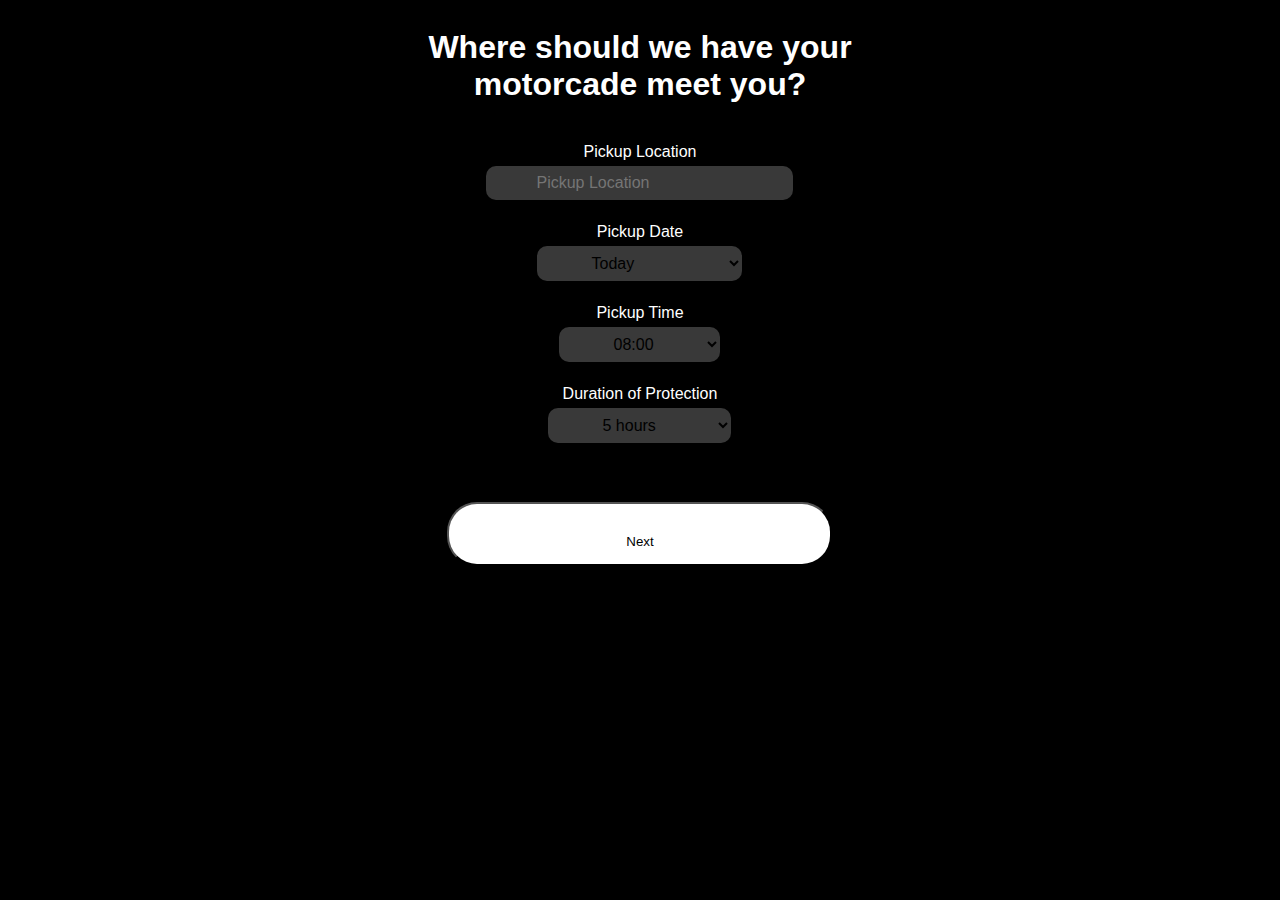
<file: i/ate.html>
<!DOCTYPE html>
<html lang="en">
<head>
    <meta charset="UTF-8">
    <meta name="viewport" content="width=device-width, initial-scale=1.0">
    <title>Motorcade Pickup</title>
    <style>
        body{
            background-color: black;
            display: flex;
            justify-content: center;
            align-items: center;
            color: white;
            font-family: 'Franklin Gothic Medium', 'Arial Narrow', Arial, sans-serif;
        }
        select, input {
            padding: 8px;
            margin: 5px;
            font-size: 16px;
            border: none;
            border-radius: 10px;
            background-color: rgb(57, 57, 57);
            padding-left: 50px;
            padding-right: 50px;
        }
        @keyframes mymove {
            0%   {top: 0px;
            }
            25%  {top: 200px;
            }
            50%  {top: 100px;
            }
            75%  {top: 200px;
            }
            100% {top: 0px;
            }
        }
        #btn{
            background-color: white;
            border-radius: 30px;
            padding: 30px;
            width: 385px;
            height: 40px;
        }
    </style>
</head>
<body>
    <center>
        <h1>Where should we have your <br> motorcade meet you?</h1>
        <br>
        <a>
        <label for="Pickup" class="pickup">Pickup Location</label><br>
        <input type="text" id="pickup" placeholder="Pickup Location">
        </a>
        <br><br>

        <a>
        <label for="date" id="date">Pickup Date</label><br>
            <select id="date" name="date">
                <option value="today">Today</option>
                <option value="saturday">Saturday</option>
                <option value="sunday">Sunday</option>
                <option value="monday">Monday</option>
                <option value="tuesday">Tuesday</option>
                <option value="wednesday">Wednesday</option>
                <option value="thursday">Thursday</option>
                <option value="friday">Friday</option>
            </select>
        </a>
        <br><br>
        <a>
        <label for="time">Pickup Time</label><br>
        <select id="time" name="time">
            <option>08:00</option>
            <option>08:15</option>
            <option>08:30</option>
            <option>08:45</option>
            <option>09:00</option>
            <option>09:15</option>
            <option>09:30</option>
            <option>09:45</option>
            <option>10:00</option>
            <option>10:15</option>
            <option>10:30</option>
            <option>10:45</option>
            <option>11:00</option>
            <option>11:15</option>
            <option>11:30</option>
            <option>11:45</option>
            <option>12:00</option>
            <option>12:15</option>
            <option>12:30</option>
            <option>12:45</option>
            <option>13:00</option>
            <option>13:15</option>
            <option>13:30</option>
            <option>13:45</option>
            <option>14:00</option>
            <option>14:15</option>
            <option>14:30</option>
            <option>14:45</option>
            <option>15:00</option>
            <option>15:15</option>
            <option>15:30</option>
            <option>15:45</option>
            <option>16:00</option>
            <option>16:15</option>
            <option>16:30</option>
            <option>16:45</option>
            <option>17:00</option>
            <option>17:15</option>
            <option>17:30</option>
            <option>17:45</option>
            <option>18:00</option>
            <option>18:15</option>
            <option>18:30</option>
            <option>18:45</option>
            <option>19:00</option>
            <option>19:15</option>
            <option>19:30</option>
            <option>19:45</option>
            <option>20:00</option>
            <option>20:15</option>
            <option>20:30</option>
            <option>20:45</option>
            <option>21:00</option>
            <option>21:15</option>
            <option>21:30</option>
            <option>21:45</option>
            <option>22:00</option>
            <option>22:15</option>
            <option>22:30</option>
            <option>22:45</option>
            <option>23:00</option>
            <option>23:15</option>
            <option>23:30</option>
            <option>23:45</option>
        </select>
        </a>


        <br><br>


        <label for="duration">Duration of Protection</label><br>
        <select id="duration" name="duration">
            <option>5 hours</option>
            <option>6 hours</option>
            <option>7 hours</option>
            <option>8 hours</option>
            <option>9 hours</option>
            <option>10 hours</option>
            <option>11 hours</option>
            <option>12 hours</option>
            <option>13 hours</option>
            <option>14 hours</option>
            <option>15 hours</option>
            <option>16 hours</option>
            <option>17 hours</option>
            <option>18 hours</option>
            <option>19 hours</option>
            <option>20 hours</option>
            <option>21 hours</option>
            <option>22 hours</option>
            <option>23 hours</option>
            <option>24 hours</option>
        </select>
        <br><br><br><br>
        <button id="btn" onclick="onclick(window.location.href='./finalpage.html')">Next</button>
    </center>
</body>
</html>
</file>
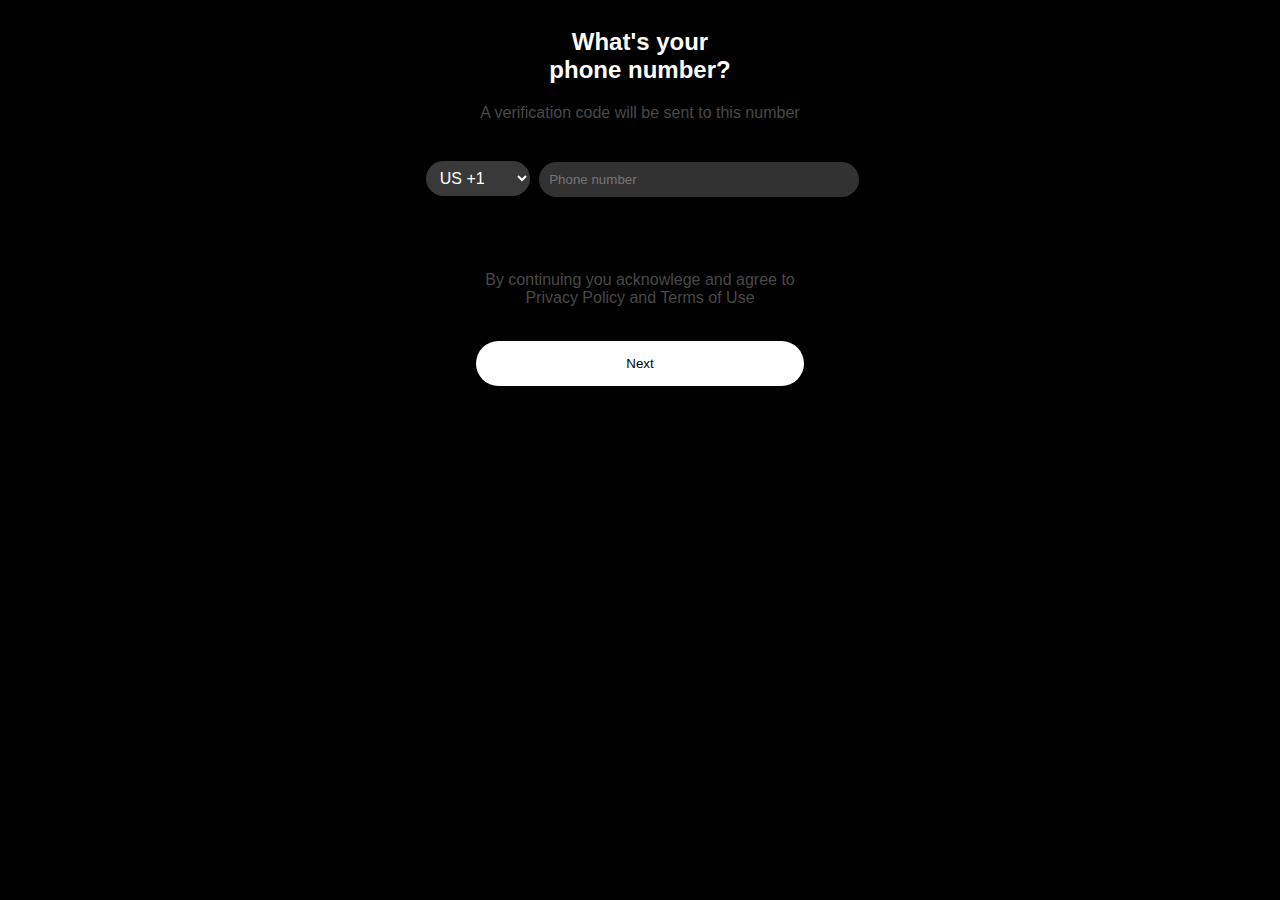
<file: i/bmember.html>
<!DOCTYPE html>
<html lang="en">
<head>
    <meta charset="UTF-8">
    <meta name="viewport" content="width=device-width, initial-scale=1.0">
    <title>Document</title>
</head>
<style>
    body{
        background-color: black;
        display: flex;
        justify-content: center;
        align-items: center;
        color: white;
        font-family: 'Franklin Gothic Medium', 'Arial Narrow', Arial, sans-serif;
    }
    #next{
        background-color: white;
        color: black;
        border-radius: 30px;
        border: none;
        padding: 15px;
        padding-left: 150px;
        padding-right: 150px;
        
    }
    
    input{
        width: 300px;
        border: none;
        border-radius: 30px;
        background-color: rgb(50, 50, 50);
        color: gray;
        padding: 10px;
    }
    select{
        padding: 8px;
        margin: 5px;
        font-size: 16px;
        border: none;
        border-radius: 30px;
        background-color: rgb(57, 57, 57);
        padding-left: 10px;
        padding-right: 10px;
        color: white;
    }
    p{
        color: rgb(73, 73, 73);

    }
    h2{
        color: white;

    }
    @keyframes mymove {
    0%   {top: 0px;
    }
    25%  {top: 200px;
    }
    50%  {top: 100px;
    }
    75%  {top: 200px;
    }
    100% {top: 0px;
    }
}
</style>
    <body>
        <center>
        <h2>What's your <br> phone number?</h2>
        <p>A verification code will be sent to this number</p><br>
        <select id="country-code" name="country-code">
            <option value="us">US +1</option>
            <option value="ca">CA +1</option>
            <option value="gb">GB +44</option>
            <option value="au">AU +61</option>
            <option value="in">IN +91</option>
            <option value="cn">CN +86</option>
            <option value="jp">JP +81</option>
            <option value="de">DE +49</option>
            <option value="fr">FR +33</option>
            <option value="it">IT +39</option>
            <option value="br">BR +55</option>
            <option value="ru">RU +7</option>
            <option value="mx">MX +52</option>
            <option value="za">ZA +27</option>
            <option value="kr">KR +82</option>
            <option value="es">ES +34</option>
            <option value="ar">AR +54</option>
            <option value="pl">PL +48</option>
            <option value="ge">GE +995</option>
        </select>
        <input type="number" placeholder="Phone number">
        <br><br><br><br>
        <p>By continuing you acknowlege and agree to <br> Privacy Policy and Terms of Use</p>
        <br>
        <button id="next">Next</button>
        </center>

    </body>
</html>
</file>
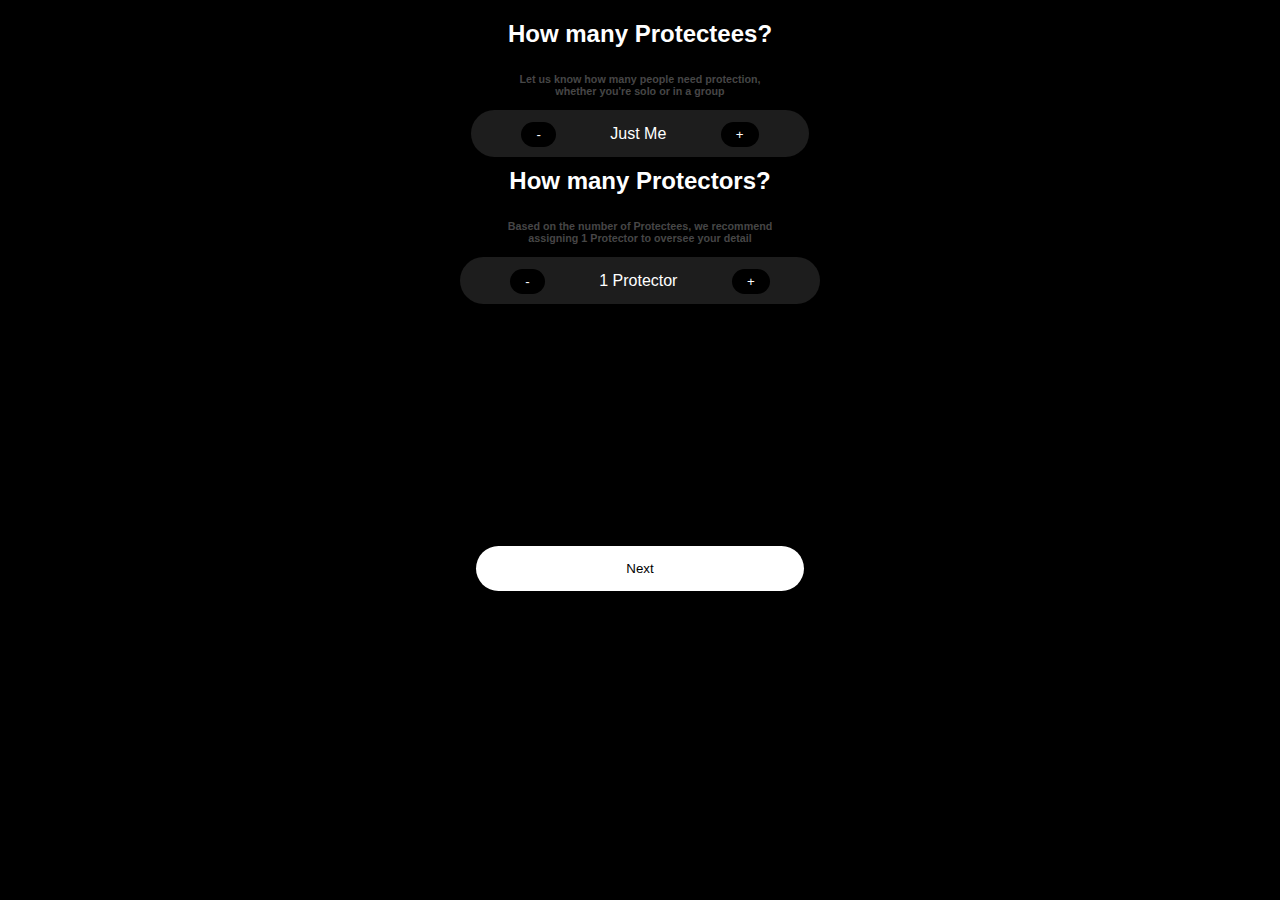
<file: i/book.html>
<!DOCTYPE html>
<html lang="en">
<head>
    <meta charset="UTF-8">
    <meta name="viewport" content="width=device-width, initial-scale=1.0">
    <title>Document</title>
</head>
<style>
    #fy{
        margin-right: 50px;
        background-color: black;
        color: white;
        border: none;
        border-radius: 30px;
        padding: 5px;
        padding-left: 15px;
        padding-right: 15px;
    }
    #fg{
        margin-left: 50px;
        background-color: black;
        color: white;
        border: none;
        border-radius: 30px;
        padding: 5px;
        padding-left: 15px;
        padding-right: 15px;
    }
    h6{
        color: rgba(255, 255, 255, 0.286);
    }
    body{
        background-color: black;
        color: white;
        font-family: 'Franklin Gothic Medium', 'Arial Narrow', Arial, sans-serif;
    }
    #ff{
        margin-right: 50px;
        background-color: black;
        color: white;
        border: none;
        border-radius: 30px;
        padding: 5px;
        padding-left: 15px;
        padding-right: 15px;
    }
    #ft{
        margin-left: 50px;
        background-color: black;
        color: white;
        border: none;
        border-radius: 30px;
        padding: 5px;
        padding-left: 15px;
        padding-right: 15px;
    }
    a{
        background-color: rgb(29, 29, 29);
        padding-right: 50px;
        padding-left: 50px;
        padding-bottom: 15px;
        padding-top: 15px;
        border-radius: 30px;

    }
    #dd{
        background-color: white;
        color: black;
        border: none;
        border-radius: 30px;
        padding: 15px;
        padding-left: 150px;
        padding-right: 150px;
    }

    @keyframes mymove {
    0%   {top: 0px;
    }
    25%  {top: 200px;
    }
    50%  {top: 100px;
    }
    75%  {top: 200px;
    }
    100% {top: 0px;
    }
}
</style>
<body>
    <center>
        <h2>How many Protectees?</h2>
        <h6>Let us know how many people need protection, <br> whether you're solo or in a group</h6>
        <a>
            <button id="ff" onclick="p()">-</button>
            <span id="dfd">Just Me</span>
            <button id="ft" onclick="n()">+</button> 
        </a>
        <h2>How many Protectors?</h2>
        <h6>Based on the number of Protectees, we recommend <br> assigning 1 Protector to oversee your detail</h6>
        <a>
            <button id="fy" onclick="pp()">-</button>
            <span id="df">1 Protector</span>
            <button id="fg" onclick="nn()">+</button> 
        </a>
        <br><br><br><br><br><br><br><br><br><br><br><br><br><br><br>
        <button id="dd" onclick="window.location.href='./dress.html'">Next</button>
    </center>
<script>

    const names = [
            "Just Me",
            "2 Protectees",
            "3 Protectees",
            "4 Protectees",
            "5 Protectees",
            "6 Protectees"
        ];
        let a = 0;
        const prot = document.getElementById("dfd");

        function uu() {
            prot.textContent = names[a];
        }

        function p() {
            a--;
            if (a < 0) {
                a = names.length - 1;
            }
            uu();
        }

        function n() {
            a++;
            if (a >= names.length) {
                a = 0;
            }
            uu();
        }


const name1 = [
    "1 Protector",
    "2 Protectors",
    "3 Protectors",
    "4 Protectors",
    "5 Protectors",
    "6 Protectors"
];
let aa = 0;
const pr = document.getElementById("df");

function uuu() {
    pr.textContent = name1[aa];
}

function pp() {
    aa--;
    if (aa < 0) {
        aa = name1.length - 1;
    }
    uuu();
}

function nn() {
    aa++;
    if (aa >= name1.length) {
        aa = 0;
    }
    uuu();
}

</script>

</body>
</html>
</file>
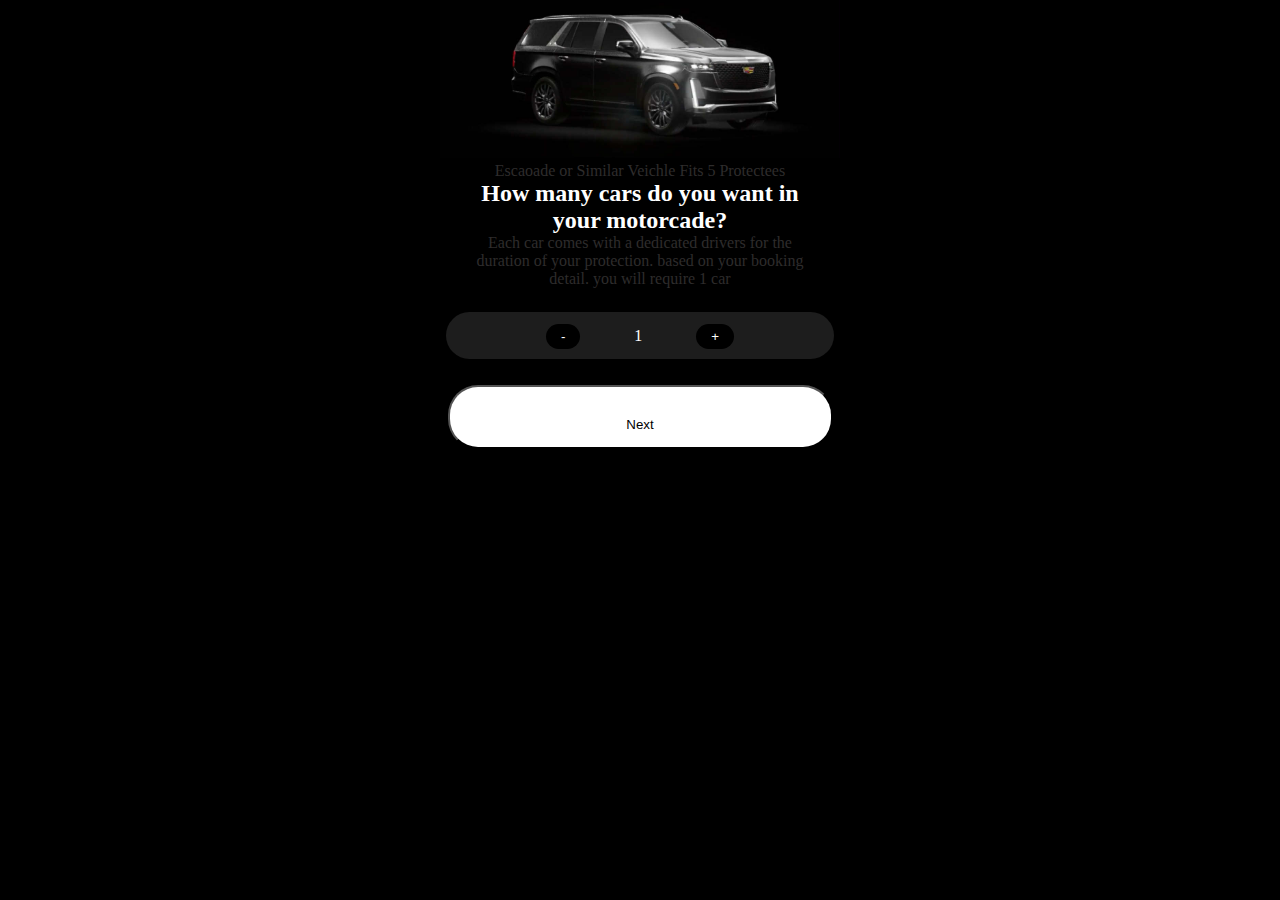
<file: i/cars.html>
<!DOCTYPE html>
<html lang="en">
<head>
    <meta charset="UTF-8">
    <meta name="viewport" content="width=device-width, initial-scale=1.0">
    <title>Document</title>

    <style>
        *{
            padding: 0px;
            margin: 0px;
        }
        p{
            color: rgb(46, 44, 44);
        }
        body{
            background-color: black;
            display: flex;
            justify-content: center;
            align-items: center;
            color: white;
        }
        #btn{
            background-color: white;
            border-radius: 30px;
            padding: 30px;
            width: 385px;
            height: 40px;
        }
        @keyframes mymove {
            0%   {top: 0px;
            }
            25%  {top: 200px;
            }
            50%  {top: 100px;
            }
            75%  {top: 200px;
            }
            100% {top: 0px;
            }
        }
        #nextt{
            margin-right: 50px;
            background-color: black;
            color: white;
            border: none;
            border-radius: 30px;
            padding: 5px;
            padding-left: 15px;
            padding-right: 15px;
            margin-left: 50px;
        }
        #prevv{
            margin-left: 50px;
            background-color: black;
            color: white;
            border: none;
            border-radius: 30px;
            padding: 5px;
            padding-left: 15px;
            padding-right: 15px;
            margin-right: 50px;
        }
        a{
            background-color: rgb(29, 29, 29);
            padding-right: 50px;
            padding-left: 50px;
            padding-bottom: 15px;
            padding-top: 15px;
            border-radius: 30px;
            color: white;
        }
    </style>

</head>
<body>
    <center>
    <img src="./images/1car.png" id="carsr" width="400px">
    <p>Escaoade or Similar Veichle Fits 5 Protectees</p>
    <h2>How many cars do you want in <br> your motorcade?</h2>
    <p>Each car comes with a dedicated drivers for the <br> duration of your protection. based on your booking <br> detail. you will require 1 car</p>
    <br><br>
    <a>
        <button id="prevv" onclick="preev()"> - </button>
        <span id="oppp">1</span>
        <button id="nextt" onclick="nextt()"> + </button> 
    </a>

    <br><br><br>
    <button id="btn" onclick="window.location.href='./ate.html'">Next</button>
    </center>

    <script>
        const spao = document.getElementById("oppp")
        const cart = document.getElementById("carsr")
        let car = 0;
        const cars = [
            './images/2car.png', 
            './images/3car.png',
            './images/1car.png'
        ]
        const texts = [
            '2',
            '3',
            '1'
        ]
        function preev() {
            car--;
            if (car < 0) car = cars.length - 1;
            im(car);
        }

        function nextt() {
            car++;
            if (car >= cars.length){
            car = 0;
        }
            im(car);
        }

        function im(index) {
            cart.src = cars[index];
            spao.textContent = texts[index];
        }


    </script>
</body>
</html>
</file>
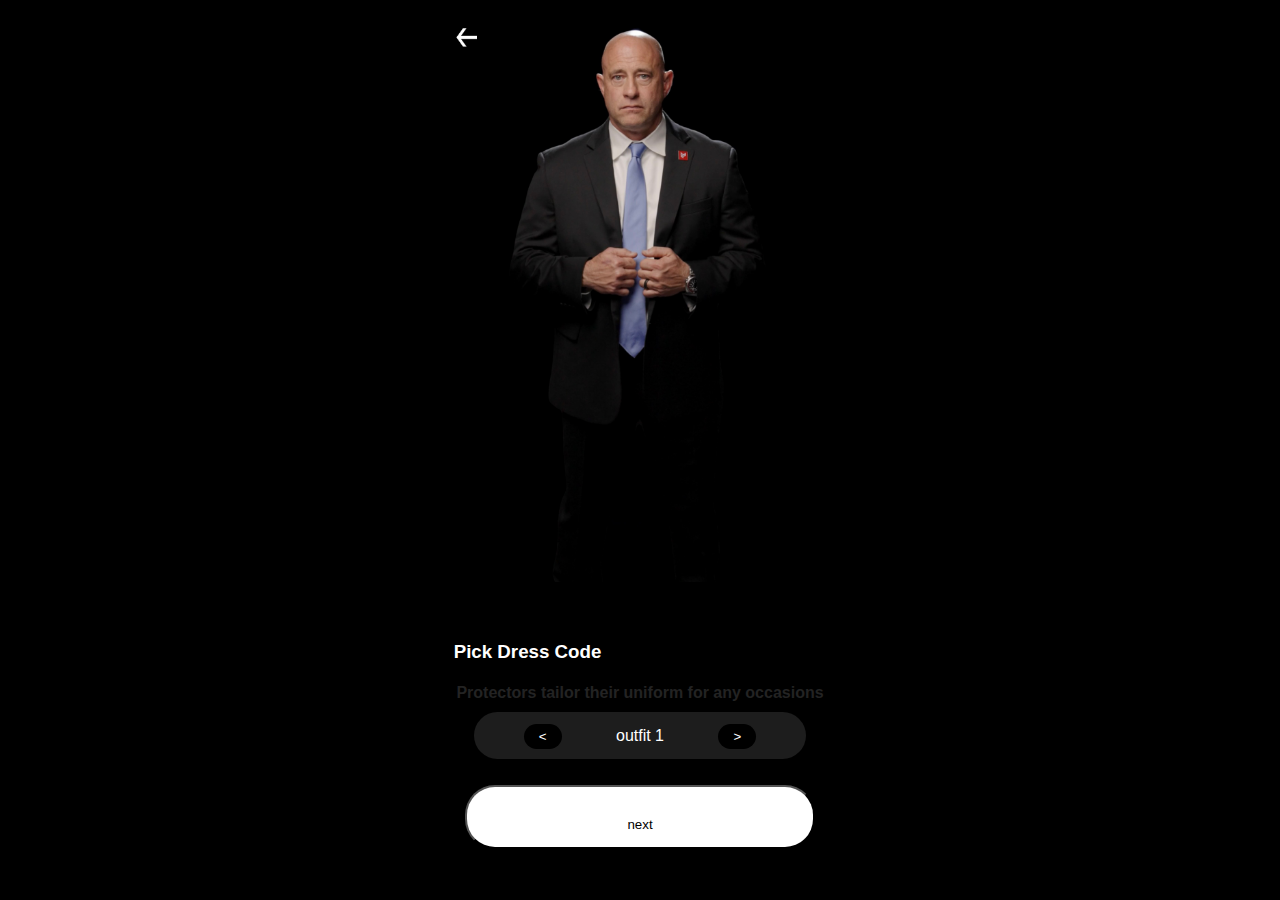
<file: i/dress.html>
<!DOCTYPE html>
<html lang="en">
<head>
    <meta charset="UTF-8">
    <meta name="viewport" content="width=device-width, initial-scale=1.0">
    <title>Document</title>
</head>
<style>
    #prev{
        margin-right: 50px;
        background-color: black;
        color: white;
        border: none;
        border-radius: 30px;
        padding: 5px;
        padding-left: 15px;
        padding-right: 15px;
    }
    #next{
        margin-left: 50px;
        background-color: black;
        color: white;
        border: none;
        border-radius: 30px;
        padding: 5px;
        padding-left: 15px;
        padding-right: 15px;
    }
    a{
        background-color: rgb(29, 29, 29);
        padding-right: 50px;
        padding-left: 50px;
        padding-bottom: 15px;
        padding-top: 15px;
        border-radius: 30px;
        color: white;
    }   
    #btn{
        background-color: white;
        border-radius: 30px;
        padding: 30px;
        width: 350px;
        height: 40px;
    }
    body {
        background-color: black;
        color: white;
        font-family: 'Franklin Gothic Medium', 'Arial Narrow', Arial, sans-serif;
    }
    
    @keyframes mymove {
        0%   {top: 0px;
        }
        25%  {top: 200px;
        }
        50%  {top: 100px;
        }
        75%  {top: 200px;
        }
        100% {top: 0px;
        }
}
    h3{
        margin-right: 225px;
    }
    h4{
        color:rgb(35, 35, 35);
    }
</style>
<body>
    <center>
    <img id="img2" src="./images/IMG_4823.png" width="400px">
    <br><br><br>
    <h3>Pick Dress Code</h3>
    <h4>Protectors tailor their uniform for any occasions</h4>
    <a>
        <button id="prev" onclick="pra()"> < </button>
        <span id="dddd">outfit 1 </span>
        <button id="next" onclick="net()"> > </button> 
    </a>

    <br><br><br>
    <button id="btn" onclick="window.location.href='./cars.html'">next</button>
    </center>

<script>
    const img2 = document.getElementById("img2");
    const sp = document.getElementById("dddd");

    const imgs = [ 
        './images/IMG_4823.png', 
        './images/img2.png',  
        './images/img3.png'  
    ];

    const names = [
        "outfit 1",
        "outfit 2",
        "outfit 3"
    ];

    let dress = 0;

    function pra() {
        dress--;
        if (dress < 0) dress = imgs.length - 1;
        imgshow(dress);
    }

    function net() {
        dress++;
        if (dress >= imgs.length){
            dress = 0;
        }
        imgshow(dress);
    }

    function imgshow(index) {
        img2.src = imgs[index];
        sp.textContent = names[index];
    }


</script>
</body>
</html>
</file>
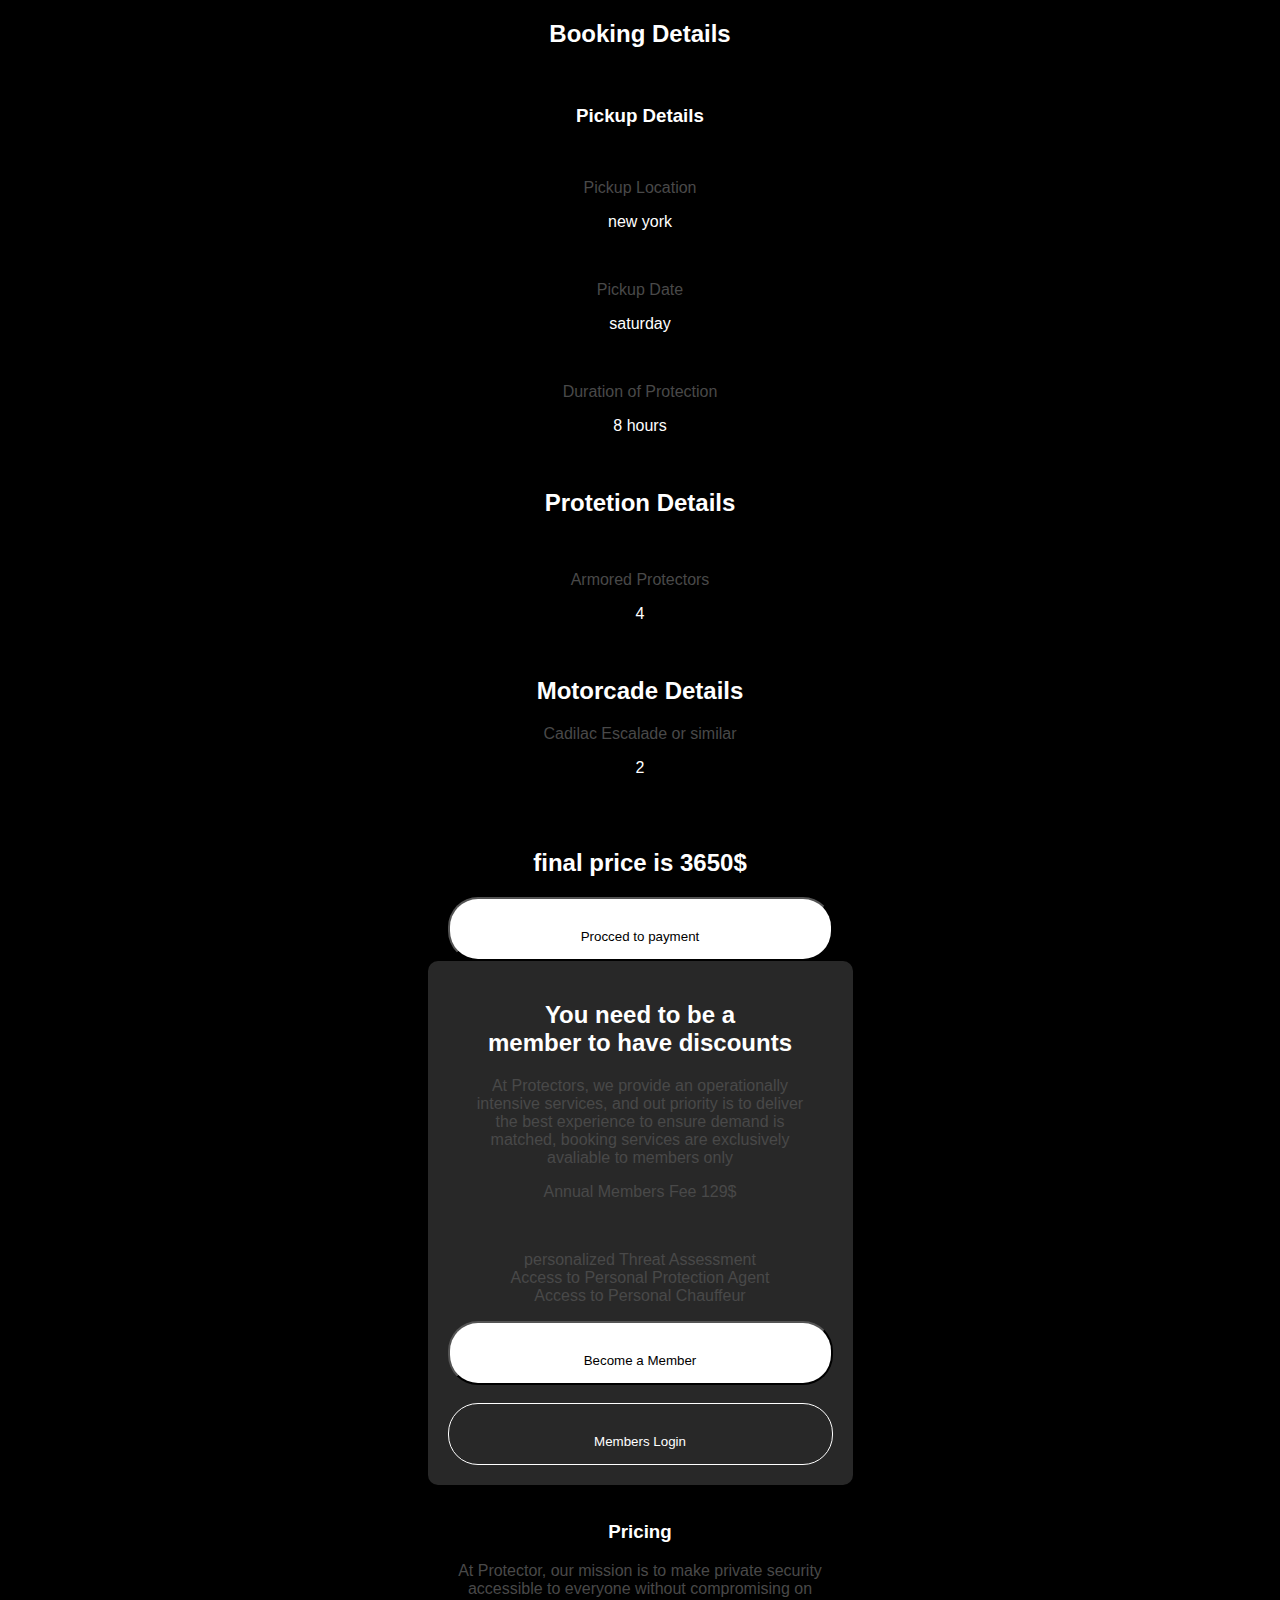
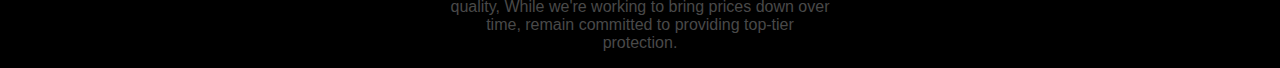
<file: i/finalpage.html>
<!DOCTYPE html>
<html lang="en">
<head>
    <meta charset="UTF-8">
    <meta name="viewport" content="width=device-width, initial-scale=1.0">
    <title>Document</title>
</head>
<style>
    #bt2{
        border-radius: 30px;
        padding: 30px;
        width: 385px;
        height: 40px;
        background-color: rgb(40, 40, 40);
        border: 1px solid white;
        color: white;
    }
    #main2 {
        display: inline-block; 
        background-color: rgb(40, 40, 40);
        padding: 20px;
        border-radius: 10px;
    }

    body{
        background-color: black;
        color: white;
        font-family: 'Franklin Gothic Medium', 'Arial Narrow', Arial, sans-serif;
    }
    @keyframes mymove {
        0%   {top: 0px;
        }
        25%  {top: 200px;
        }
        50%  {top: 100px;
        }
        75%  {top: 200px;
        }
        100% {top: 0px;
        }
    }
    p{
        color: rgb(73, 73, 73);

    }
    h2{
        color: white;

    }
    button{
        background-color: white;
        border-radius: 30px;
        padding: 30px;
        width: 385px;
        height: 40px;
    }

</style>
<body>
    <center>
    <div id="main">
         <h2>Booking Details</h2>
    <br>
    <h3>Pickup Details</h3>

    <br>
    <div id="pickup"> 
        <p>Pickup Location</p> 
        <p style="color: white;">new york</p>
    </div><br>
    <div id="date">
        <p>Pickup Date</p>
        <p style="color: white;">saturday</p>
    </div><br>
    <div id="duration">
        <p>Duration of Protection</p>
        <p style="color: white;">8 hours</p>
    </div><br>

    <h2>Protetion Details</h2>
    <br>
    <div id="armored">
        <p>Armored Protectors</p>
        <p style="color: white;">4</p>
    </div><br>
    <h2>Motorcade Details</h2>
    <div id="cars">
        <p>Cadilac Escalade or similar</p>
        <p style="color: white;">2</p>
    </div>
    <br><br>   
    </div>
        <h2>final price is 3650$</h2>
        <button onclick="window.location.href='./pay.html'">Procced to payment</button>
        <br>

    <div id="main2">
        <h2>You need to be a <br>member to have discounts</h2>
        <p>
            At Protectors, we provide an operationally <br>
            intensive services, and out priority is to deliver <br>
            the best experience to ensure demand is <br> 
            matched, booking services are exclusively <br> 
            avaliable to members only <br>

        </p>
        
        <p id="white">
            Annual Members Fee 129$
        </p>
        <br>
        <p>
            personalized Threat Assessment <br>
            Access to Personal Protection Agent <br>
            Access to Personal Chauffeur
        </p>
        <button id="bt3" onclick="window.location.href='./bmember'">Become a Member</button><br><br>
        <button id="bt2" onclick="window.location.href='./lmember'">Members Login</button>
    </div>
    <br><br>
    <h3>Pricing</h3>
    <p>
    At Protector, our mission is to make private security <br>
    accessible to everyone without compromising on <br>
    quality, While we're working to bring prices down over <br>
    time, remain committed to providing top-tier <br>
    protection.
    </p>
    
 
    </center>

</body>
</html>
</file>
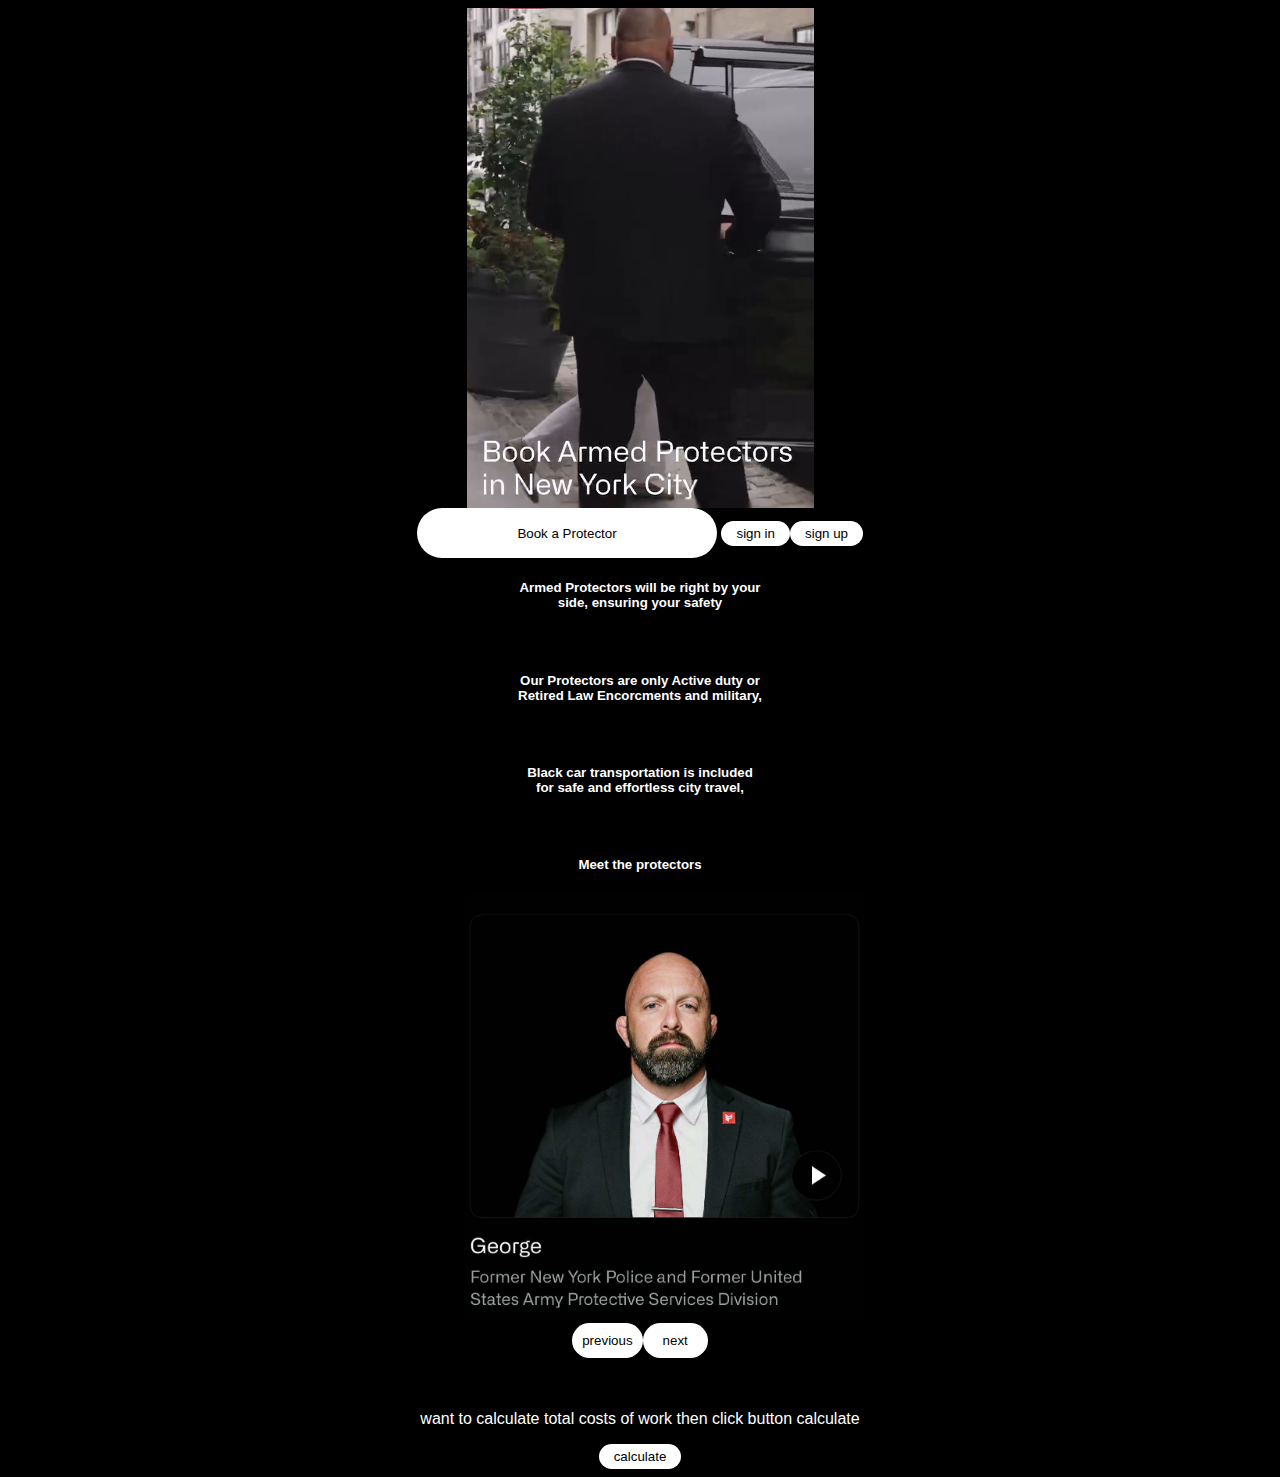
<file: i/main.html>
<!DOCTYPE html>
<html lang="en">
<head>
    <meta charset="UTF-8">
    <meta name="viewport" content="width=device-width, initial-scale=1.0">
    <title>Document</title>
</head>
<style>
    #nn{
        border-radius: 20px;
        border: none;
        background-color: white;
        padding: 10px;
        padding-bottom: 10px;
        padding-top: 10px;
        padding-left: 10px;
        padding-right: 10px;
    }
    #n{
        border-radius: 20px;
        border: none;
        background-color: white;
        padding: 10px;
        padding-bottom: 10px;
        padding-top: 10px;
        padding-left: 20px;
        padding-right: 20px;
    }
    body {
        background-color: black;
        color: white;
        font-family: 'Franklin Gothic Medium', 'Arial Narrow', Arial, sans-serif;
    }
    #video {
        align-items: center;
        justify-content: center;
        display: flex;
        flex-direction: column;
        height: 700px;
        display: block;
        height: 500px;
        width:1000px
    }
    #v{
        background-color: white;
        color: black;
        border-radius: 30px;
        border: none;
        width: 300px;
        height: 50px;
    }
    #gg{
        margin-left: 50px;
    }
    @keyframes mymove {
    0%   {top: 0px;
    }
    25%  {top: 200px;
    }
    50%  {top: 100px;
    }
    75%  {top: 200px;
    }
    100% {top: 0px;
    }
}
    button{
        background-color: rgb(255, 255, 255);
        color: black;
        border: none;
        border-radius: 30px;
        padding: 5px;
        padding-left: 15px;
        padding-right: 15px;
    }
</style>
<body>
    <center>
    
    
    <video src="./2B25E60E-FD66-4797-8A63-24CAF04B90EE.mp4" autoplay muted loop id="video"></video>
    <button id="v" onclick="alert('Please sign in or sign up to start booking')">Book a Protector</button> 
    <button onclick="window.location.href='signin.html'">sign in</button><button onclick="window.location.href='signin.html'">sign up</button>     
    <h5>Armed Protectors will be right by your <br> side, ensuring your safety</h5> 
    <br>
    <h5>Our Protectors are only Active duty or <br> Retired Law Encorcments and military,</h5>
    <br>
    <h5>Black car transportation is included <br> for safe and effortless city travel,</h5>
    <br>
    <h5>Meet the protectors</h5>

    <img src="./images/1B576C35-A2E0-4367-87AF-E1146773E7FF.png" width="400px" id="gg"> <br>
    <button onclick="previous()" id="nn">previous</button><button onclick="next()" id="n">next</button>
    <br><br><br>
    <p>want to calculate total costs of work then click button calculate</p>
    <button onclick="window.location.href='./calculate.html'">calculate</button>
    </center>
    

    <script>
        const im = document.getElementById("gg");

        const images = [
            'images/0D706F22-82E9-4343-B141-AB30C124AF82.png',
            'images/1B576C35-A2E0-4367-87AF-E1146773E7FF.png',
            'images/4FC67AB7-3F91-4F10-93DB-31614DD7FCCE.png',
            'images/6E52D475-D3E7-42A8-8FEB-E0C0D7A0314E.png',
            'images/89CE4D24-C772-4425-8536-593C852D88ED.png'
        ];

        let amam = 0;

        function m(w) {
            im.src = images[w];
        }

        function previous() {
            amam--;
            if (amam < 0) {
                amam = images.length - 1;
            }
            m(amam);
        }

        function next() {
            amam++;
            if (amam >= images.length) {
                amam = 0;
            }
            m(amam);
        }

    </script>
</body>
</html>
</file>
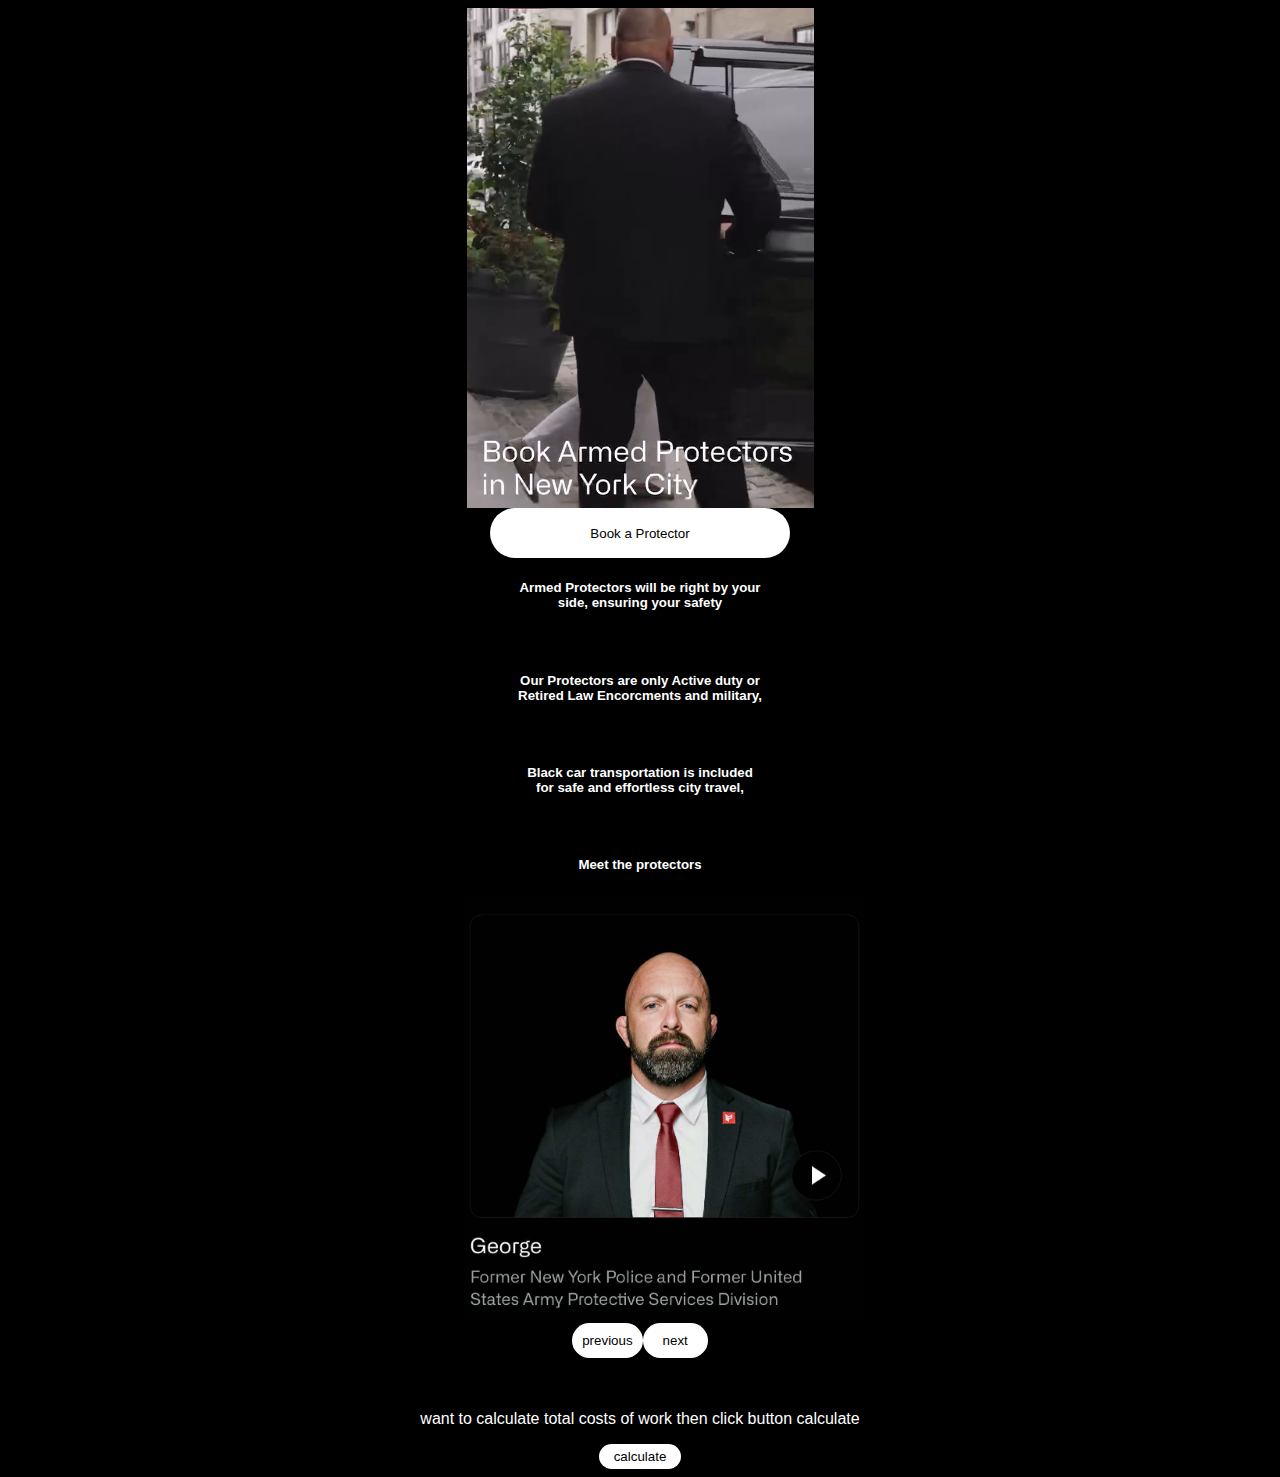
<file: i/main1.html>
<!DOCTYPE html>
<html lang="en">
<head>
    <meta charset="UTF-8">
    <meta name="viewport" content="width=device-width, initial-scale=1.0">
    <title>Document</title>
</head>
<style>
    #nn{
        border-radius: 20px;
        border: none;
        background-color: white;
        padding: 10px;
        padding-bottom: 10px;
        padding-top: 10px;
        padding-left: 10px;
        padding-right: 10px;
    }
    #n{
        border-radius: 20px;
        border: none;
        background-color: white;
        padding: 10px;
        padding-bottom: 10px;
        padding-top: 10px;
        padding-left: 20px;
        padding-right: 20px;
    }
    body {
        background-color: black;
        color: white;
        font-family: 'Franklin Gothic Medium', 'Arial Narrow', Arial, sans-serif;
    }
    #video {
        align-items: center;
        justify-content: center;
        display: flex;
        flex-direction: column;
        height: 700px;
        display: block;
        height: 500px;
        width:1000px
    }
    #v{
        background-color: white;
        color: black;
        border-radius: 30px;
        border: none;
        width: 300px;
        height: 50px;
    }
    #gg{
        margin-left: 50px;
    }
    @keyframes mymove {
    0%   {top: 0px;
    }
    25%  {top: 200px;
    }
    50%  {top: 100px;
    }
    75%  {top: 200px;
    }
    100% {top: 0px;
    }
}
    button{
        background-color: rgb(255, 255, 255);
        color: black;
        border: none;
        border-radius: 30px;
        padding: 5px;
        padding-left: 15px;
        padding-right: 15px;
    }
</style>
<body>
    <center>
    <video src="./2B25E60E-FD66-4797-8A63-24CAF04B90EE.mp4" autoplay muted loop id="video"></video>
    <button id="v" onclick="window.location.href='./book.html'">Book a Protector</button>     
    <h5>Armed Protectors will be right by your <br> side, ensuring your safety</h5> 
    <br>
    <h5>Our Protectors are only Active duty or <br> Retired Law Encorcments and military,</h5>
    <br>
    <h5>Black car transportation is included <br> for safe and effortless city travel,</h5>
    <br>
    <h5>Meet the protectors</h5>

    <img src="./images/1B576C35-A2E0-4367-87AF-E1146773E7FF.png" width="400px" id="gg"> <br>
    <button onclick="previous()" id="nn">previous</button><button onclick="next()" id="n">next</button>
    <br><br><br>
    <p>want to calculate total costs of work then click button calculate</p>
    <button onclick="window.location.href='./calculate.html'">calculate</button>
    </center>
    

    <script>
        const im = document.getElementById("gg");

        const images = [
            'images/0D706F22-82E9-4343-B141-AB30C124AF82.png',
            'images/1B576C35-A2E0-4367-87AF-E1146773E7FF.png',
            'images/4FC67AB7-3F91-4F10-93DB-31614DD7FCCE.png',
            'images/6E52D475-D3E7-42A8-8FEB-E0C0D7A0314E.png',
            'images/89CE4D24-C772-4425-8536-593C852D88ED.png'
        ];

        let amam = 0;

        function m(w) {
            im.src = images[w];
        }

        function previous() {
            amam--;
            if (amam < 0) {
                amam = images.length - 1;
            }
            m(amam);
        }

        function next() {
            amam++;
            if (amam >= images.length) {
                amam = 0;
            }
            m(amam);
        }

    </script>
</body>
</html>
</file>
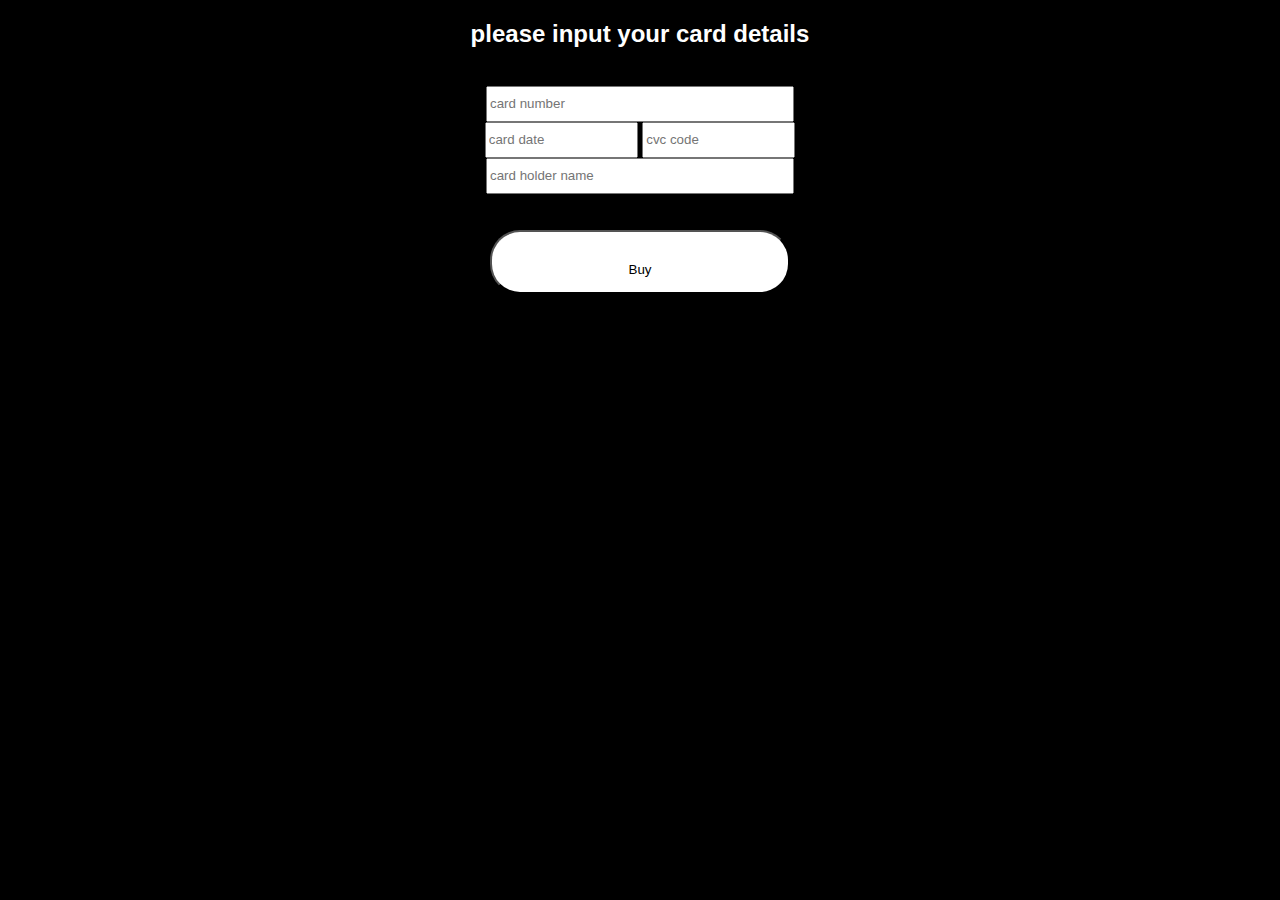
<file: i/pay.html>
<!DOCTYPE html>
<html lang="en">
<head>
    <meta charset="UTF-8">
    <meta name="viewport" content="width=device-width, initial-scale=1.0">
    <title>Document</title>
</head>
<style>
    body{
        background-color: black;
        color: white;
        font-family: 'Franklin Gothic Medium', 'Arial Narrow', Arial, sans-serif;
    }
    #number1{
        width: 300px;
        height: 30px;
    }
    input{
        width: 145px;
        height: 30px;
    }
    #num2{
        width: 300px;
        height: 30px;
    }
    button{
        background-color: white;
        border-radius: 30px;
        padding: 30px;
        width: 300px;
        height: 40px;
    }
    @keyframes mymove {
    0%   {top: 0px;
    }
    25%  {top: 200px;
    }
    50%  {top: 100px;
    }
    75%  {top: 200px;
    }
    100% {top: 0px;
    }
}
</style>
<body>
    <center>
    <h2>please input your card details</h2><br>
    <input type="number" placeholder="card number" id="number1">
    <br>
    <div id="div1">
        <input type="text" placeholder="card date">
        <input type="number" placeholder="cvc code">
    </div>
    <input type="text" placeholder="card holder name" id="num2"> 
    <br><br><br>
    <button onclick="alert('You have Succesfuly Bought our People are right now coming to you they will be on time you ordered')">Buy</button>
    </center>

</body>
</html>
</file>
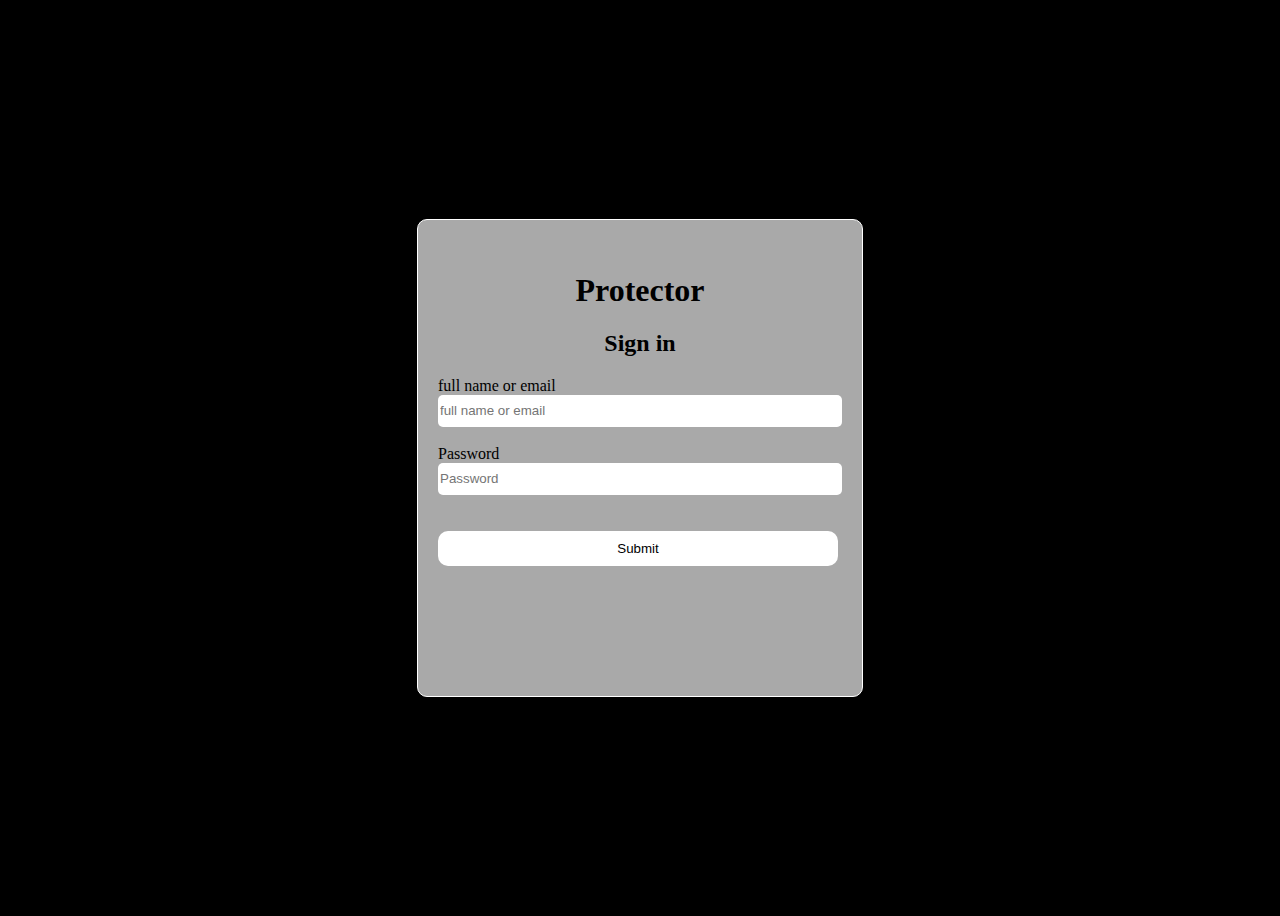
<file: i/signin.html>
<!DOCTYPE html>
<html lang="en">
<head>
    <meta charset="UTF-8">
    <meta name="viewport" content="width=device-width, initial-scale=1.0">
    <title>Document</title>
</head>
<style>

    body{
        background-color: black;
        color: white;
        height: 100vh;
        display: flex;
        justify-content: center;
        align-items: center;
    }
    #inp1,#inp2{
        width: 195px;
        background-color: white;
        height: 30px;
        border: none;
        border-radius: 5px;
        
    }
    #inp3,#inp4,#inp5{
        width: 400px;
        background-color: white;
        height: 30px;
        border: none;
        border-radius: 5px;
    }
    input[placeholder]{
        color: rgba(195, 195, 195, 0.394);
    }
    #last{
        margin-left: 127px;
    }
    #sub{
        border: none;
        border-radius: 10px;
        width: 400px;
        height: 35px;
        background-color: white;
        color: black;
    }
    #signform{
        background-color: rgb(169, 169, 169);
        padding-left: 20px;
        padding-right: 20px;
        padding-bottom: 130px;
        padding-top:30px;
        border-radius: 10px;
        border: 1px solid white;
        color: black;
    }


</style>
<body>

        <div id="signform">
            <center>
            <h1>Protector</h1>
            <h2>Sign in</h2>
            </center>



                <label for="Email">full name or email</label>
                <br>
                <input type="email" placeholder="full name or email" required id="inp3"><br><br>

                <label for="Password">Password</label>
                <br>
                <input type="password" placeholder="Password" required id="inp4">
                <br><br><br>
            <input type="submit" placeholder="Sign Up" id="sub">
        </div>

    <script>


        signform.addEventListener('click', function(e) {
            e.preventDefault();
            setTimeout(() => {
                alert('succesfully signed in redirecting to main page')
            }, 2000);
            console.log(inputs);
            setTimeout(() => {
                window.location.href='./main1.html'
            }, 5000);
        });
        
        
    </script>
</body>
</html>
</file>
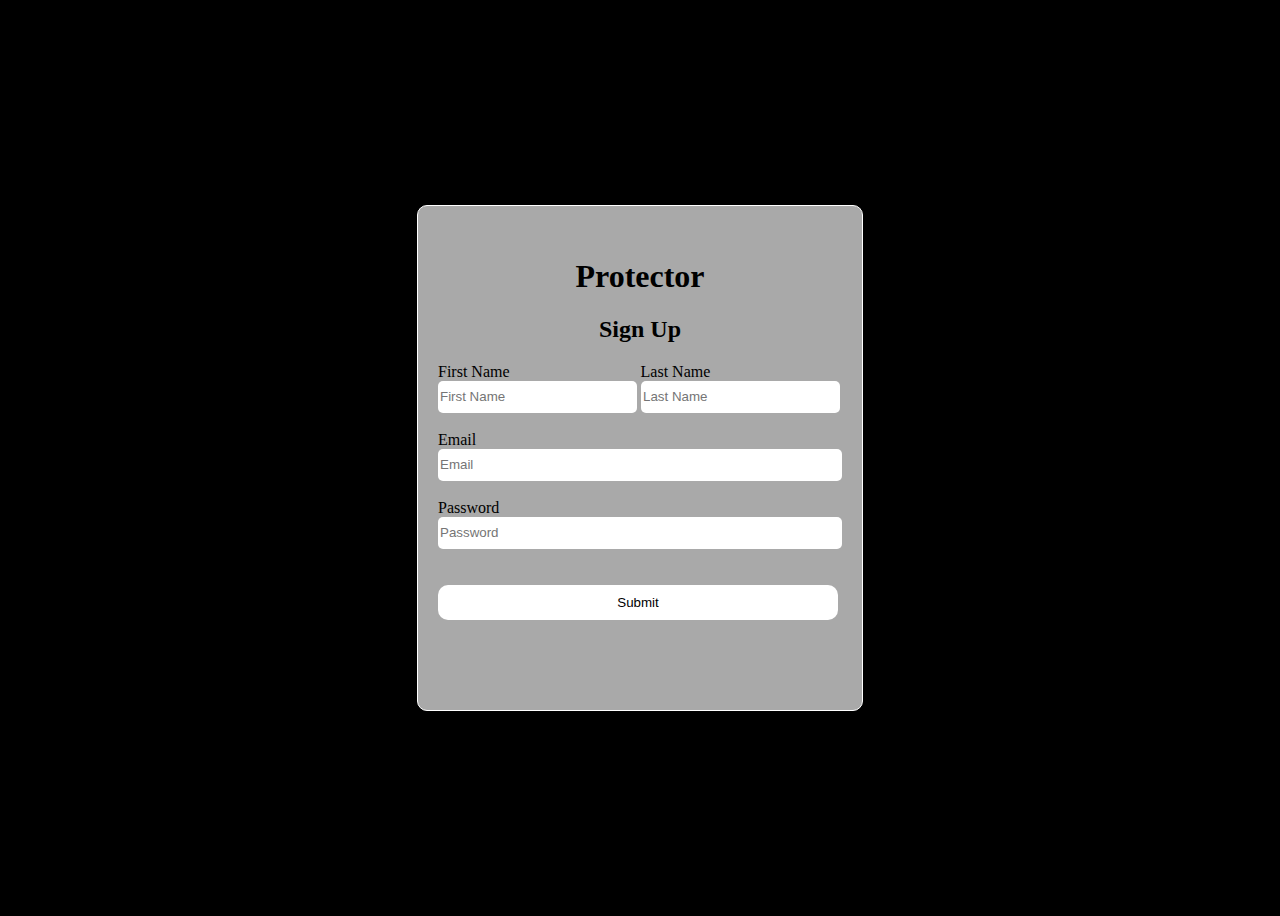
<file: i/signup.html>
<!DOCTYPE html>
<html lang="en">
<head>
    <meta charset="UTF-8">
    <meta name="viewport" content="width=device-width, initial-scale=1.0">
    <title>Document</title>
</head>
<style>

    body{
        background-color: black;
        color: white;
        height: 100vh;
        display: flex;
        justify-content: center;
        align-items: center;
    }
    #inp1,#inp2{
        width: 195px;
        background-color: white;
        height: 30px;
        border: none;
        border-radius: 5px;
        
    }
    #inp3,#inp4,#inp5{
        width: 400px;
        background-color: white;
        height: 30px;
        border: none;
        border-radius: 5px;
    }
    input[placeholder]{
        color: rgba(195, 195, 195, 0.394);
    }
    #last{
        margin-left: 127px;
    }
    #sub{
        border: none;
        border-radius: 10px;
        width: 400px;
        height: 35px;
        background-color: white;
        color: black;
    }
    #signform{
        background-color: rgb(169, 169, 169);
        padding-left: 20px;
        padding-right: 20px;
        padding-bottom: 90px;
        padding-top:30px;
        border-radius: 10px;
        border: 1px solid white;
        color: black;
    }
</style>
<body>

        <div id="signform">
            <center>
            <h1>Protector</h1>
            <h2>Sign Up</h2>
            </center>

                <label for="First Name">First Name</label>                
                <label for="Last Name" id="last">Last Name</label>
                <br>
                <input type="text" placeholder="First Name" required id="inp1">
                <input type="text" placeholder="Last Name" required id="inp2"><br><br>

                <label for="Email">Email</label>
                <br>
                <input type="email" placeholder="Email" required id="inp3"><br><br>

                <label for="Password">Password</label>
                <br>
                <input type="password" placeholder="Password" required id="inp4">
                <br><br><br>
            <input type="submit" placeholder="Sign Up" id="sub">
        </div>

    <script>
        const signform = document.getElementById('signform')
        const submitbtn = document.getElementById('sub')
        const inputs = [
            document.getElementById('inp1').value,
            document.getElementById('inp2').value,
            document.getElementById('inp3').value,
            document.getElementById('inp4').value,
        ]

        signform.addEventListener('click', function(e) {
            e.preventDefault();
            setTimeout(() => {
                alert('succesfully signed up redirecting to main page')
            }, 2000);
            console.log(inputs);
            setTimeout(() => {
                window.location.href='./main1.html'
            }, 10000);
        });
        
        
    </script>
</body>
</html>
</file>
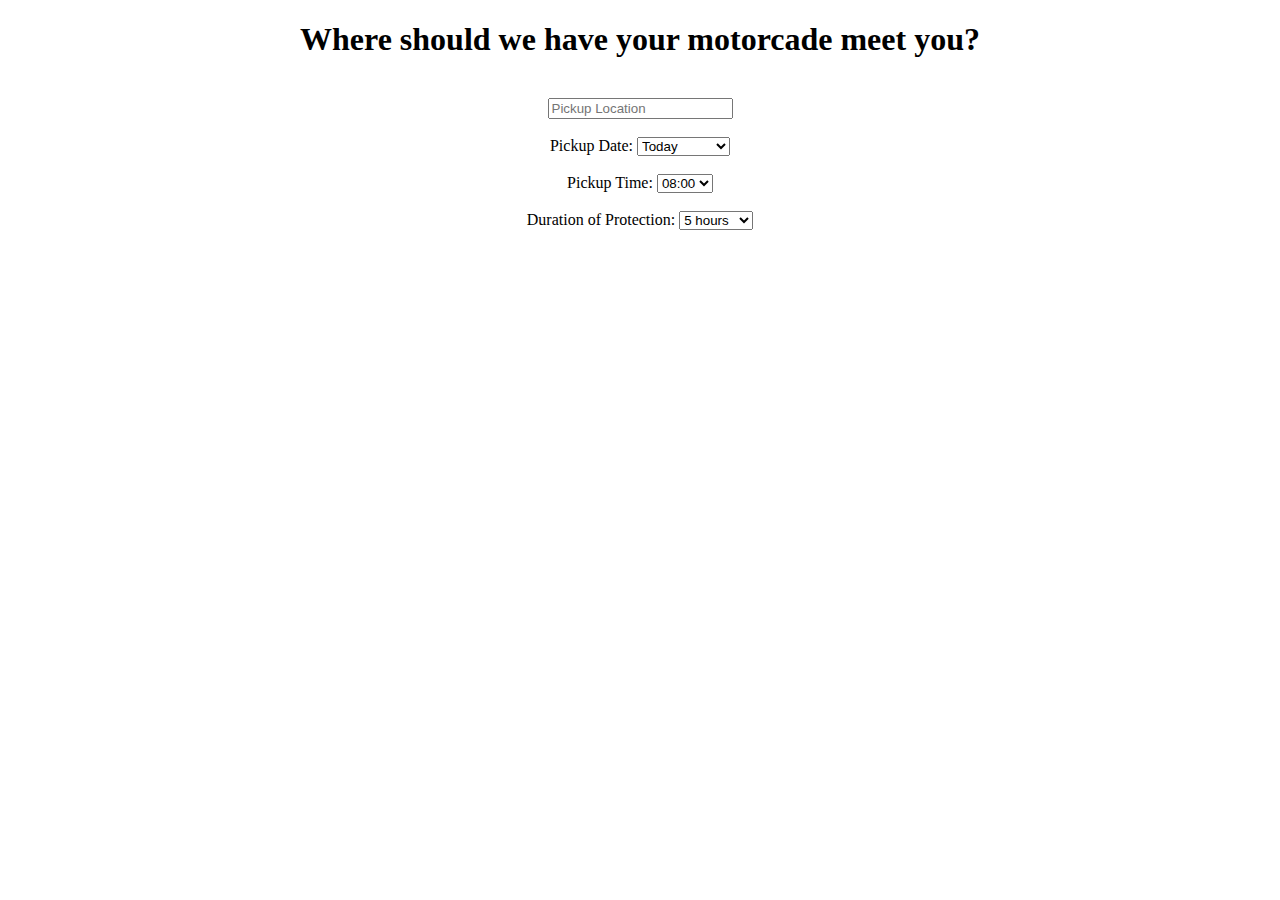
<file: i/test.html>
<!DOCTYPE html>
<html lang="en">
<head>
    <meta charset="UTF-8">
    <meta name="viewport" content="width=device-width, initial-scale=1.0">
    <title>Motorcade Pickup</title>
</head>
<body>
    <center>
        <h1>Where should we have your motorcade meet you?</h1>
        <br>


        <input type="text" placeholder="Pickup Location">
        <br><br>


        <label for="date">Pickup Date:</label>
        <select id="date" name="date">
            <option value="today">Today</option>
            <option value="saturday">Saturday</option>
            <option value="sunday">Sunday</option>
            <option value="monday">Monday</option>
            <option value="tuesday">Tuesday</option>
            <option value="wednesday">Wednesday</option>
            <option value="thursday">Thursday</option>
            <option value="friday">Friday</option>
        </select>
        <br><br>


        <label for="time">Pickup Time:</label>
        <select id="time" name="time">
            <option>08:00</option>
            <option>08:15</option>
            <option>08:30</option>
            <option>08:45</option>
            <option>09:00</option>
            <option>09:15</option>
            <option>09:30</option>
            <option>09:45</option>
            <option>10:00</option>
            <option>10:15</option>
            <option>10:30</option>
            <option>10:45</option>
            <option>11:00</option>
            <option>11:15</option>
            <option>11:30</option>
            <option>11:45</option>
            <option>12:00</option>
            <option>12:15</option>
            <option>12:30</option>
            <option>12:45</option>
            <option>13:00</option>
            <option>13:15</option>
            <option>13:30</option>
        </select>
        <br><br>

        <label for="duration">Duration of Protection:</label>
        <select id="duration" name="duration">
            <option>5 hours</option>
            <option>6 hours</option>
            <option>7 hours</option>
            <option>8 hours</option>
            <option>9 hours</option>
            <option>10 hours</option>
            <option>11 hours</option>
            <option>12 hours</option>
            <option>13 hours</option>
            <option>14 hours</option>
            <option>15 hours</option>
            <option>16 hours</option>
            <option>17 hours</option>
            <option>18 hours</option>
            <option>19 hours</option>
            <option>20 hours</option>
            <option>21 hours</option>
            <option>22 hours</option>
            <option>23 hours</option>
            <option>24 hours</option>
        </select>

    </center>
</body>
</html>
</file>
